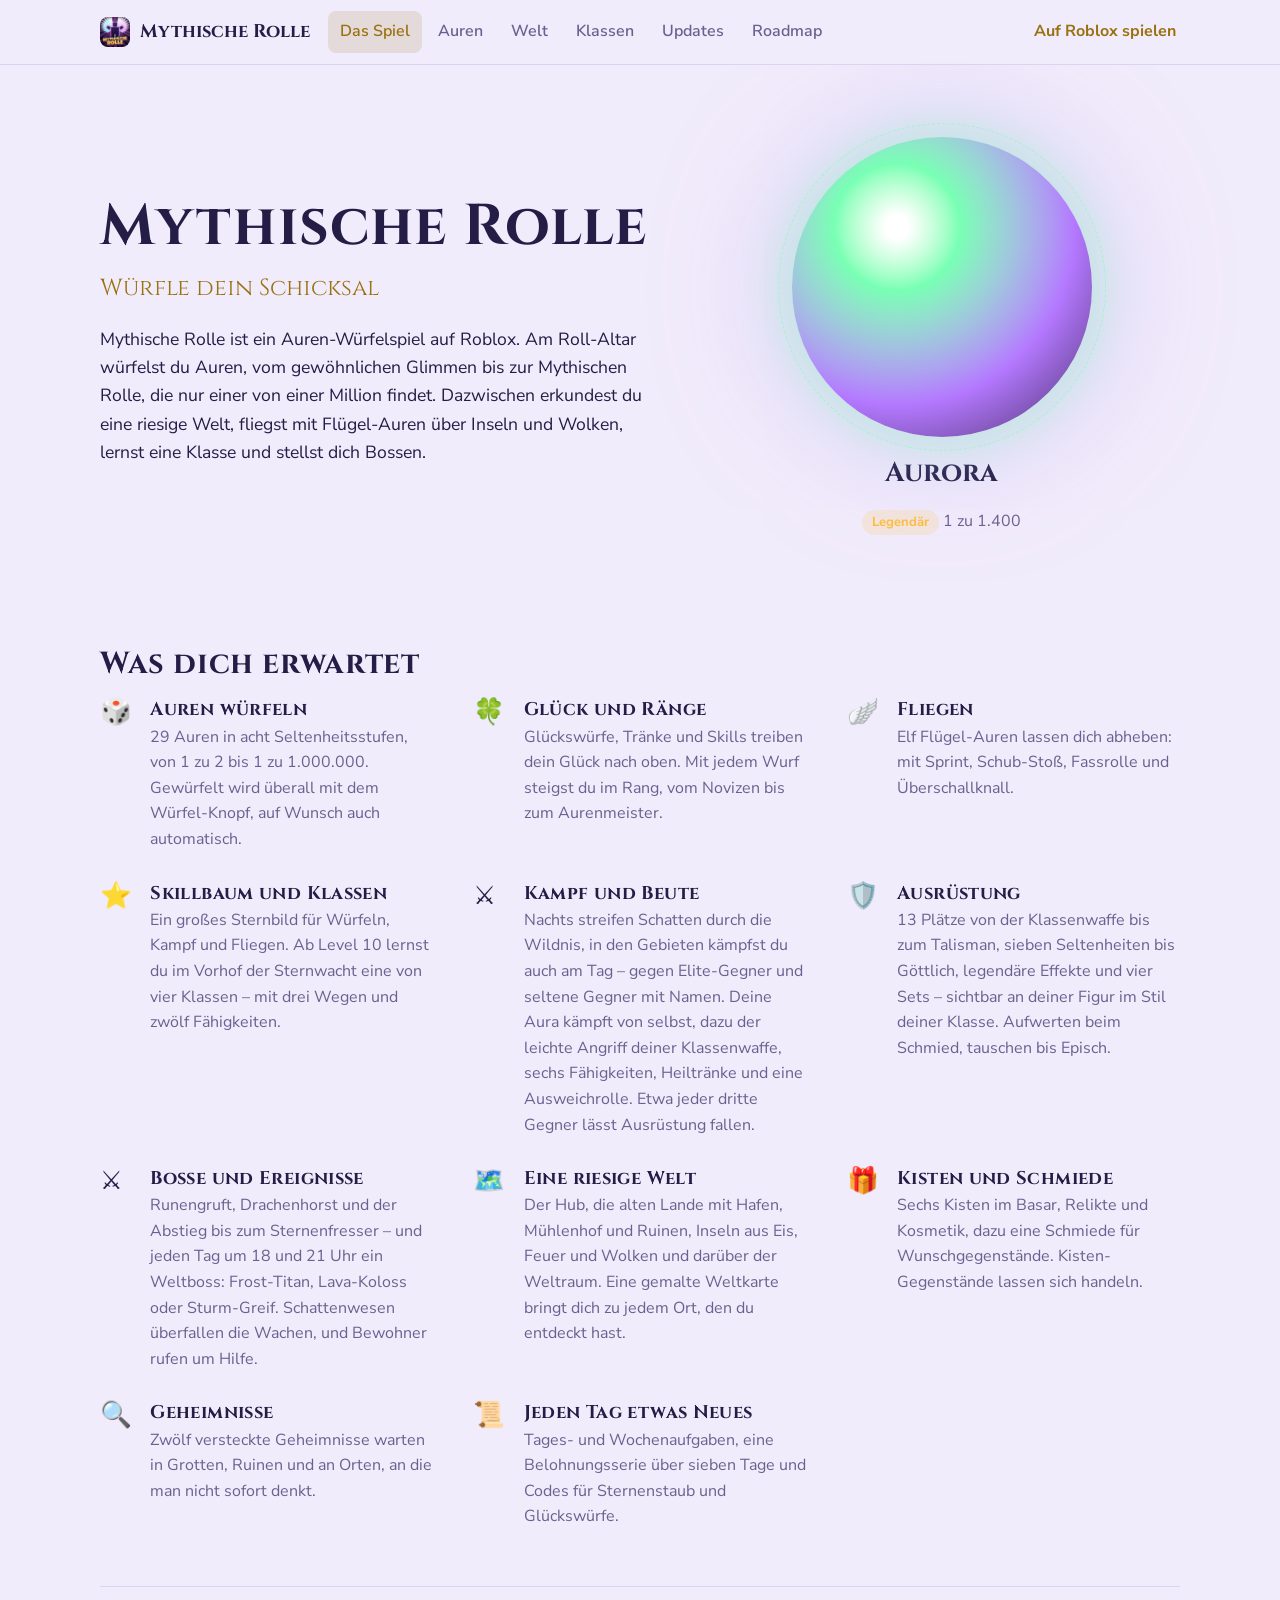
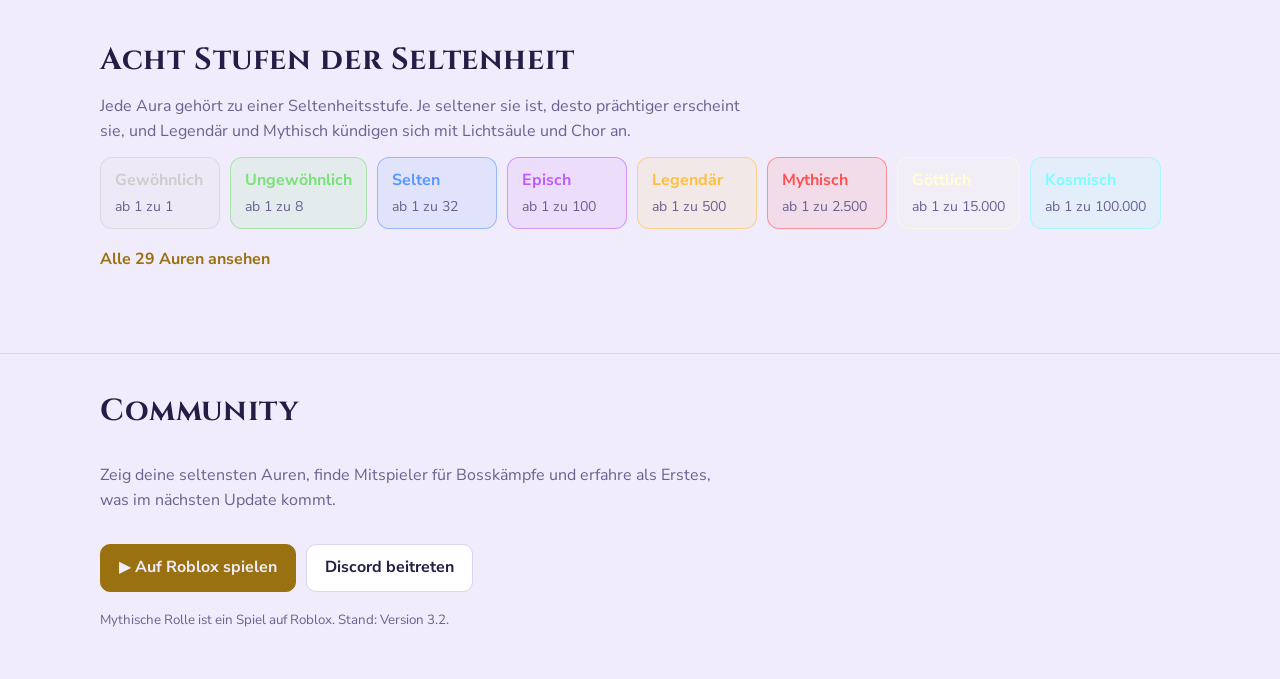
<file: index.html>
<!doctype html>
<html lang="de">
<head>
<meta charset="utf-8">
<meta name="viewport" content="width=device-width, initial-scale=1, viewport-fit=cover">
<title>Mythische Rolle – Würfle dein Schicksal</title>
<meta name="description" content="Mythische Rolle ist ein Auren-Würfelspiel auf Roblox: 29 Auren, eine riesige Welt, Flügel, Klassen und Bosse.">
<meta property="og:title" content="Mythische Rolle – Würfle dein Schicksal">
<meta property="og:description" content="Ein Auren-Würfelspiel auf Roblox: 29 Auren, eine riesige Welt, Flügel, Klassen und Bosse.">
<meta property="og:type" content="website">
<meta name="theme-color" content="#141029">
<link rel="icon" href="data:image/svg+xml,<svg xmlns='http://www.w3.org/2000/svg' viewBox='0 0 100 100'><text y='.9em' font-size='90'>🎲</text></svg>">
<link rel="preconnect" href="https://fonts.googleapis.com">
<link rel="preconnect" href="https://fonts.gstatic.com" crossorigin>
<link href="https://fonts.googleapis.com/css2?family=Cinzel:wght@500;700&family=Nunito+Sans:wght@400;600;700&display=swap" rel="stylesheet">
<link rel="stylesheet" href="style.css">
<style>
.held { display: grid; grid-template-columns: minmax(0, 1fr); gap: 32px; align-items: center; padding: 56px 0 40px; }
@media (min-width: 900px) { .held { grid-template-columns: minmax(0, 1.15fr) minmax(0, 1fr); gap: 56px; padding: 72px 0 56px; } }
.held .motto { font-family: "Cinzel", Georgia, serif; color: var(--gold); font-size: clamp(1.1rem, 2.4vw, 1.45rem); margin: 10px 0 18px; }
.held .einleitung { font-size: 1.1rem; max-width: 56ch; }
.orakel { display: grid; justify-items: center; gap: 14px; text-align: center; }
.kugel { width: min(300px, 70vw); aspect-ratio: 1; border-radius: 50%; position: relative;
  background: radial-gradient(circle at 35% 30%, #fff 0 4%, var(--k1) 22%, var(--k2) 62%, color-mix(in srgb, var(--k2) 40%, #000) 100%);
  box-shadow: 0 0 60px color-mix(in srgb, var(--k1) 55%, transparent), 0 0 140px color-mix(in srgb, var(--k2) 35%, transparent);
  transition: background .9s ease, box-shadow .9s ease; --k1: #e8c46a; --k2: #7e5bd6; }
.kugel::after { content: ""; position: absolute; inset: -14px; border-radius: 50%; border: 1px dashed color-mix(in srgb, var(--k1) 60%, transparent); animation: kreisen 30s linear infinite; }
@keyframes kreisen { to { transform: rotate(360deg); } }
.orakel .auraname { font-family: "Cinzel", Georgia, serif; font-size: 1.7rem; font-weight: 700; min-height: 1.3em; }
.orakel .auraname.neu { animation: enthuellen .7s ease; }
@keyframes enthuellen { from { opacity: 0; transform: translateY(8px); letter-spacing: .3em; } to { opacity: 1; transform: none; } }
.orakel .wert { color: var(--leise); }
.features { display: grid; grid-template-columns: minmax(0, 1fr); gap: 28px 40px; }
@media (min-width: 720px) { .features { grid-template-columns: repeat(2, minmax(0, 1fr)); } }
@media (min-width: 1000px) { .features { grid-template-columns: repeat(3, minmax(0, 1fr)); } }
.feature { display: grid; grid-template-columns: 2.4rem minmax(0, 1fr); gap: 4px 12px; }
.feature .sym { font-size: 1.6rem; line-height: 1.2; }
.feature h3 { margin: 2px 0 4px; }
.feature p { color: var(--leise); margin: 0; }
.leiter { display: flex; flex-wrap: wrap; gap: 10px; margin: 8px 0 18px; }
.sprosse { display: grid; gap: 2px; padding: 10px 14px; border-radius: 12px; border: 1.5px solid color-mix(in srgb, var(--farbe) 55%, transparent); background: color-mix(in srgb, var(--farbe) 10%, transparent); min-width: 120px; }
.sprosse b { color: var(--farbe); font-size: 1rem; }
.sprosse span { color: var(--leise); font-size: .88rem; }
.weiter { font-weight: 700; color: var(--gold); text-decoration: none; }
.weiter:hover { text-decoration: underline; }
</style>
</head>
<body>
<div id="kopf"></div>
<main class="breite">
  <section class="held">
    <div>
      <h1>Mythische Rolle</h1>
      <p class="motto" id="motto"></p>
      <p class="einleitung" id="einleitung"></p>
    </div>
    <div class="orakel" aria-live="polite">
      <div class="kugel" id="kugel" role="img" aria-label="Aura-Kugel"></div>
      <div class="auraname" id="auraname"></div>
      <div class="wert"><span class="chip" id="aurastufe"></span> <span id="auraquote"></span></div>
    </div>
  </section>

  <section class="abschnitt" aria-labelledby="f-titel">
    <h2 id="f-titel">Was dich erwartet</h2>
    <div class="features" id="features"></div>
  </section>

  <section class="abschnitt" aria-labelledby="s-titel">
    <h2 id="s-titel">Acht Stufen der Seltenheit</h2>
    <p class="leise text">Jede Aura gehört zu einer Seltenheitsstufe. Je seltener sie ist, desto prächtiger erscheint sie, und Legendär und Mythisch kündigen sich mit Lichtsäule und Chor an.</p>
    <div class="leiter" id="leiter"></div>
    <a class="weiter" href="auren.html">Alle 29 Auren ansehen</a>
  </section>
</main>
<div id="fuss"></div>

<script src="daten/spiel.js"></script>
<script src="daten/auren.js"></script>
<script src="seite.js"></script>
<script>
(function () {
  var MR = window.MR;
  document.getElementById("motto").textContent = MR.spiel.motto;
  document.getElementById("einleitung").textContent = MR.spiel.einleitung;

  var fbox = document.getElementById("features");
  MR.spiel.features.forEach(function (f) {
    var d = MR.el("div", "feature");
    d.appendChild(MR.el("span", "sym", f.symbol));
    var t = MR.el("div");
    t.appendChild(MR.el("h3", null, f.titel));
    t.appendChild(MR.el("p", null, f.text));
    d.appendChild(t);
    fbox.appendChild(d);
  });

  var leiter = document.getElementById("leiter");
  MR.auren.stufen.forEach(function (s) {
    var d = MR.el("div", "sprosse");
    d.style.setProperty("--farbe", MR.rgb(s.farbe));
    d.appendChild(MR.el("b", null, s.name));
    d.appendChild(MR.el("span", null, s.min === 1 ? "ab 1 zu 1" : "ab 1 zu " + MR.zahl(s.min)));
    leiter.appendChild(d);
  });

  // Aura-Orakel: enthüllt nacheinander echte Auren in ihren Spielfarben
  var auswahl = ["Aurora", "Drachenatem", "Sternenherz", "Kosmos", "Mythische Rolle", "Glimmen", "Mondlicht", "Sturmläufer"];
  var liste = auswahl.map(function (n) { return MR.auren.liste.filter(function (a) { return a.name === n; })[0]; }).filter(Boolean);
  var stufen = {};
  MR.auren.stufen.forEach(function (s) { stufen[s.name] = s; });
  var kugel = document.getElementById("kugel"), name = document.getElementById("auraname");
  var chip = document.getElementById("aurastufe"), quote = document.getElementById("auraquote");
  var i = 0;
  function zeigen() {
    var a = liste[i % liste.length];
    kugel.style.setProperty("--k1", MR.rgb(a.farbe));
    kugel.style.setProperty("--k2", MR.rgb(a.farbe2));
    kugel.setAttribute("aria-label", "Aura " + a.name);
    name.textContent = a.name;
    name.classList.remove("neu"); void name.offsetWidth; name.classList.add("neu");
    chip.textContent = a.stufe;
    chip.style.setProperty("--farbe", MR.rgb(stufen[a.stufe].farbe));
    quote.textContent = "1 zu " + MR.zahl(a.chance);
    i += 1;
  }
  zeigen();
  setInterval(zeigen, 3200);
})();
</script>
</body>
</html>
</file>
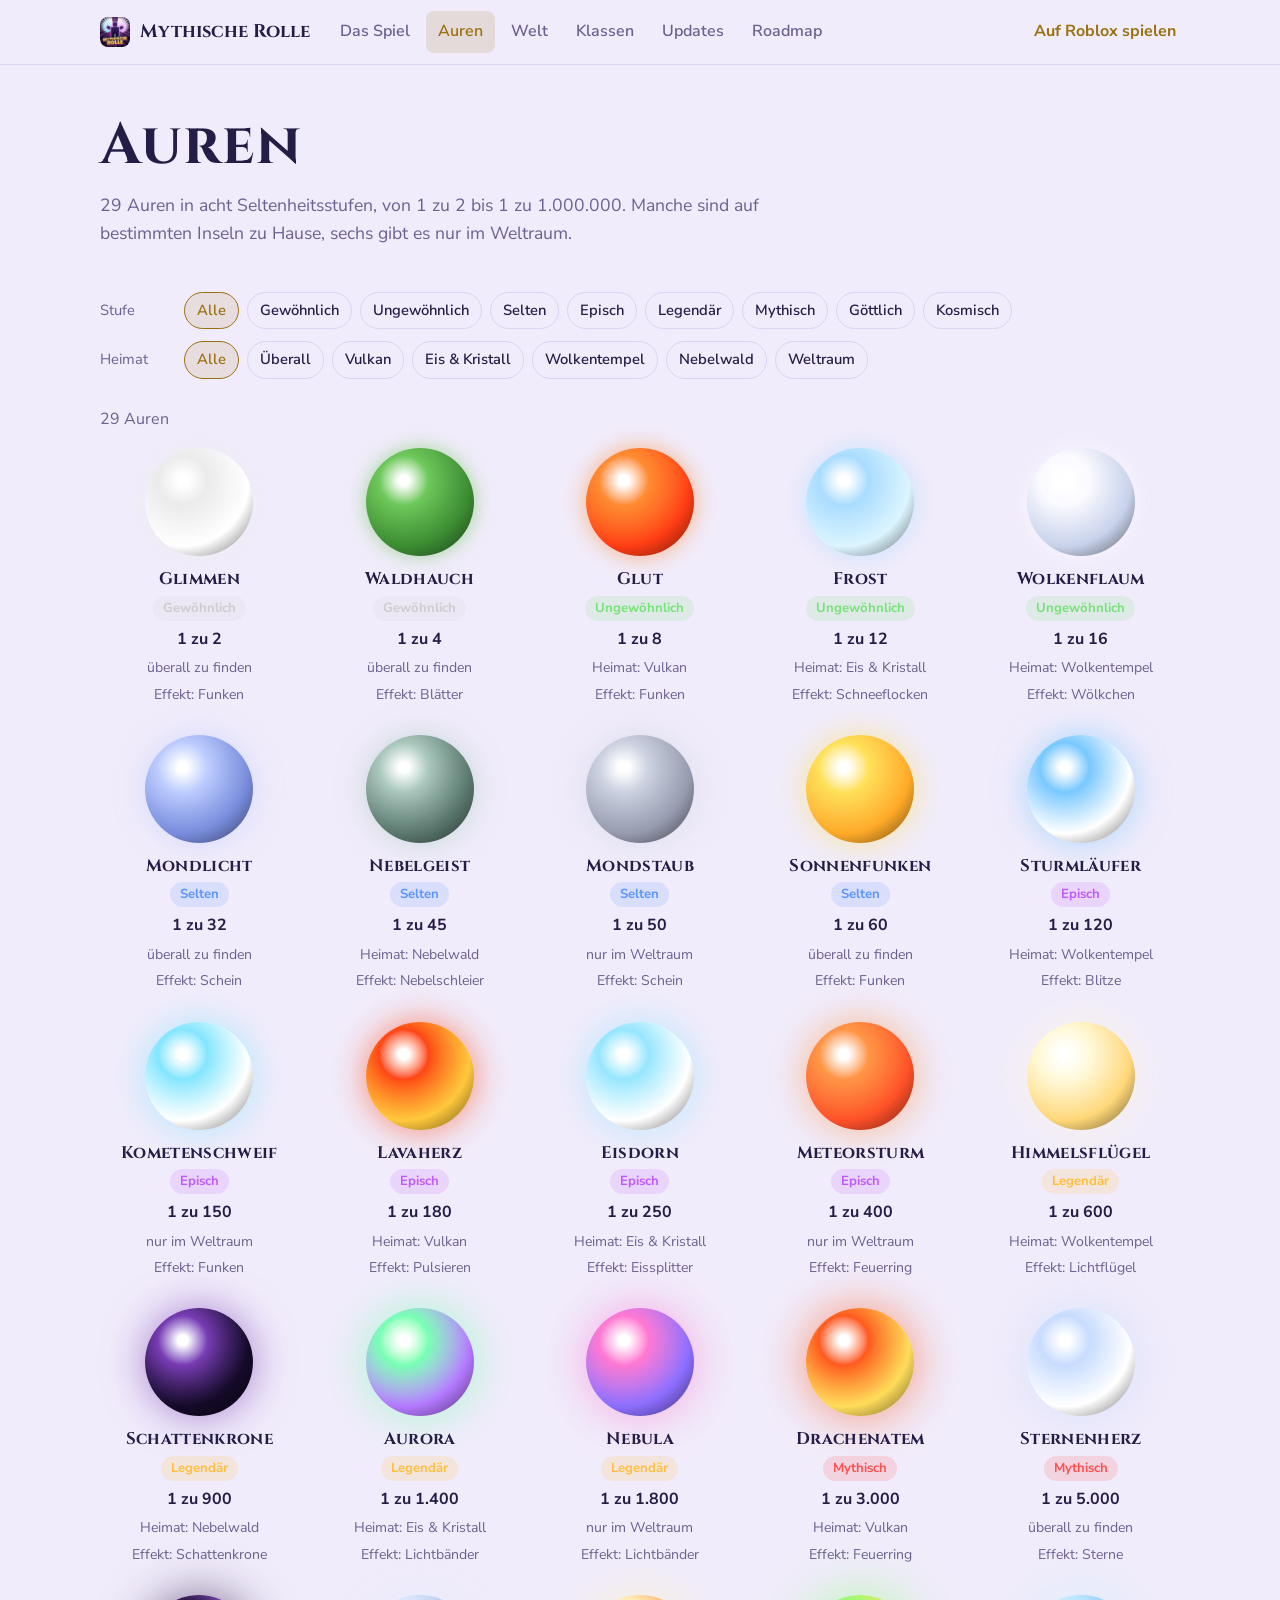
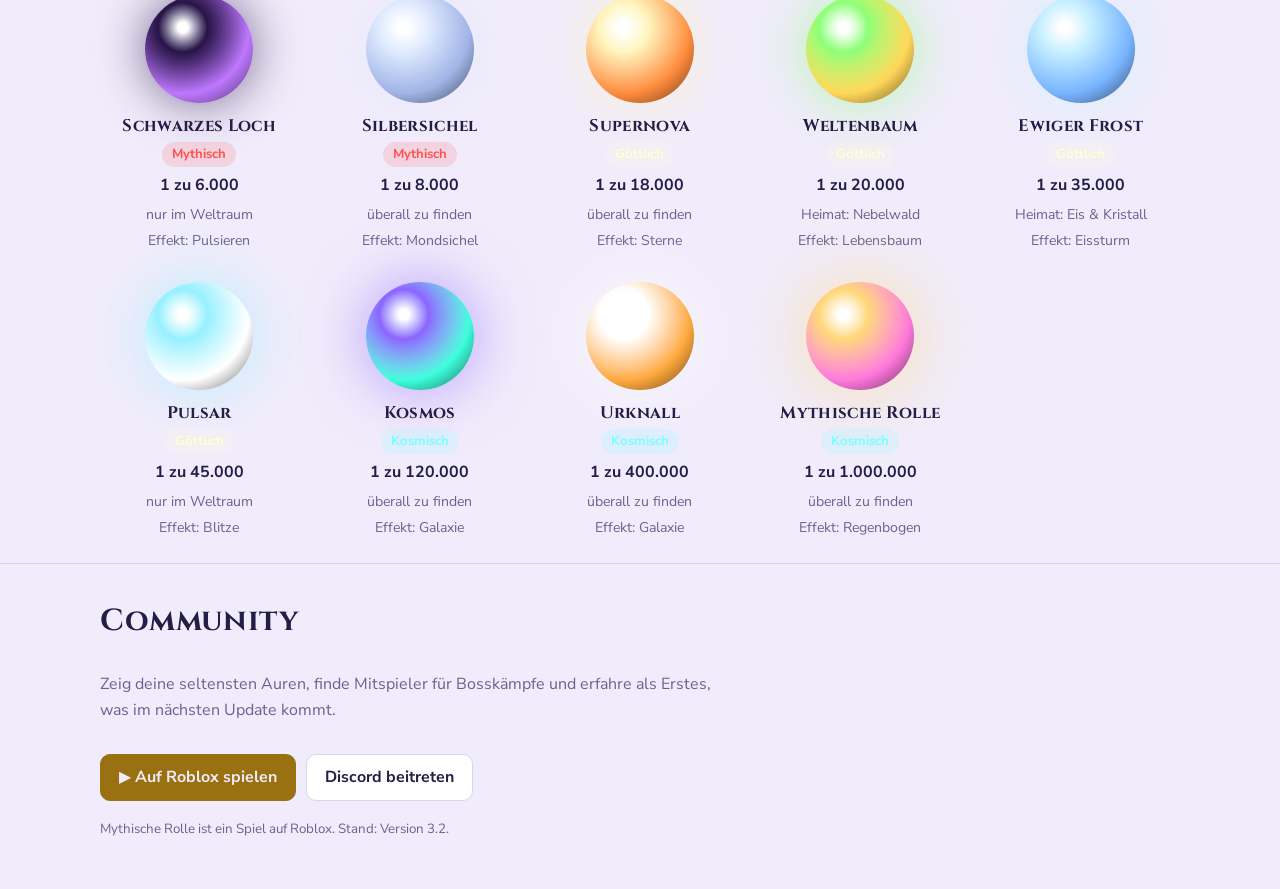
<file: auren.html>
<!doctype html>
<html lang="de">
<head>
<meta charset="utf-8">
<meta name="viewport" content="width=device-width, initial-scale=1, viewport-fit=cover">
<title>Auren – Mythische Rolle</title>
<meta name="description" content="Alle 29 Auren aus Mythische Rolle mit Seltenheit, Wahrscheinlichkeit und Heimat.">
<meta property="og:title" content="Alle Auren – Mythische Rolle">
<meta property="og:description" content="29 Auren in acht Seltenheitsstufen, von 1 zu 2 bis 1 zu 1.000.000.">
<meta name="theme-color" content="#141029">
<link rel="icon" href="data:image/svg+xml,<svg xmlns='http://www.w3.org/2000/svg' viewBox='0 0 100 100'><text y='.9em' font-size='90'>🎲</text></svg>">
<link rel="preconnect" href="https://fonts.googleapis.com">
<link rel="preconnect" href="https://fonts.gstatic.com" crossorigin>
<link href="https://fonts.googleapis.com/css2?family=Cinzel:wght@500;700&family=Nunito+Sans:wght@400;600;700&display=swap" rel="stylesheet">
<link rel="stylesheet" href="style.css">
<style>
.filter { display: grid; gap: 12px; margin: 8px 0 28px; }
.filterreihe { display: flex; flex-wrap: wrap; gap: 8px; align-items: center; }
.filterreihe .bez { color: var(--leise); font-size: .92rem; margin-right: 4px; min-width: 4.5rem; }
.filterknopf { font: inherit; font-weight: 600; font-size: .92rem; padding: 6px 12px; border-radius: 999px; border: 1.5px solid var(--linie); background: transparent; color: var(--text); cursor: pointer; }
.filterknopf[aria-pressed="true"] { border-color: var(--farbe, var(--gold)); color: var(--farbe, var(--gold)); background: color-mix(in srgb, var(--farbe, var(--gold)) 12%, transparent); }
.galerie { display: grid; grid-template-columns: repeat(auto-fill, minmax(190px, 1fr)); gap: 30px 22px; }
.aura { display: grid; justify-items: center; text-align: center; gap: 6px; }
.aura .kugel { width: 108px; aspect-ratio: 1; border-radius: 50%; margin-bottom: 8px;
  background: radial-gradient(circle at 35% 30%, #fff 0 5%, var(--k1) 24%, var(--k2) 64%, color-mix(in srgb, var(--k2) 40%, #000) 100%);
  box-shadow: 0 0 calc(var(--glanz) * 1px) color-mix(in srgb, var(--k1) 60%, transparent); }
.aura h3 { margin: 0; font-size: 1.05rem; }
.aura .quote { font-variant-numeric: tabular-nums; font-weight: 700; }
.aura .info { color: var(--leise); font-size: .88rem; line-height: 1.45; }
.anzahl { color: var(--leise); margin-bottom: 16px; }
.leer { color: var(--leise); padding: 24px 0; }
</style>
</head>
<body>
<div id="kopf"></div>
<main class="breite">
  <section class="kopfbereich">
    <h1>Auren</h1>
    <p>29 Auren in acht Seltenheitsstufen, von 1 zu 2 bis 1 zu 1.000.000. Manche sind auf bestimmten Inseln zu Hause, sechs gibt es nur im Weltraum.</p>
  </section>
  <section aria-label="Filter" class="filter">
    <div class="filterreihe" id="stufenfilter"><span class="bez">Stufe</span></div>
    <div class="filterreihe" id="heimatfilter"><span class="bez">Heimat</span></div>
  </section>
  <p class="anzahl" id="anzahl" aria-live="polite"></p>
  <section class="galerie" id="galerie" aria-label="Auren"></section>
</main>
<div id="fuss"></div>

<script src="daten/spiel.js"></script>
<script src="daten/auren.js"></script>
<script src="seite.js"></script>
<script>
(function () {
  var MR = window.MR;
  var stufen = {};
  MR.auren.stufen.forEach(function (s) { stufen[s.name] = s; });
  var wahlStufe = "Alle", wahlHeimat = "Alle";

  function knopf(text, farbe, aktiv, beiKlick) {
    var b = MR.el("button", "filterknopf", text);
    b.type = "button";
    if (farbe) b.style.setProperty("--farbe", farbe);
    b.setAttribute("aria-pressed", aktiv ? "true" : "false");
    b.addEventListener("click", beiKlick);
    return b;
  }
  function filterBauen() {
    var sf = document.getElementById("stufenfilter");
    var hf = document.getElementById("heimatfilter");
    while (sf.children.length > 1) sf.removeChild(sf.lastChild);
    while (hf.children.length > 1) hf.removeChild(hf.lastChild);
    ["Alle"].concat(MR.auren.stufen.map(function (s) { return s.name; })).forEach(function (n) {
      sf.appendChild(knopf(n, n === "Alle" ? null : MR.rgb(stufen[n].farbe), wahlStufe === n, function () { wahlStufe = n; filterBauen(); zeigen(); }));
    });
    var heimaten = ["Alle"];
    MR.auren.liste.forEach(function (a) { if (heimaten.indexOf(a.biom) === -1) heimaten.push(a.biom); });
    heimaten.forEach(function (h) {
      hf.appendChild(knopf(h === "überall" ? "Überall" : h, null, wahlHeimat === h, function () { wahlHeimat = h; filterBauen(); zeigen(); }));
    });
  }
  function zeigen() {
    var g = document.getElementById("galerie");
    while (g.firstChild) g.removeChild(g.firstChild);
    var liste = MR.auren.liste.slice().sort(function (a, b) { return a.chance - b.chance; }).filter(function (a) {
      return (wahlStufe === "Alle" || a.stufe === wahlStufe) && (wahlHeimat === "Alle" || a.biom === wahlHeimat);
    });
    document.getElementById("anzahl").textContent = liste.length === 1 ? "1 Aura" : liste.length + " Auren";
    if (!liste.length) { g.appendChild(MR.el("p", "leer", "Keine Aura passt zu diesem Filter. Wähle eine andere Stufe oder Heimat.")); return; }
    liste.forEach(function (a) {
      var d = MR.el("article", "aura");
      var k = MR.el("div", "kugel");
      k.style.setProperty("--k1", MR.rgb(a.farbe));
      k.style.setProperty("--k2", MR.rgb(a.farbe2));
      k.style.setProperty("--glanz", String(Math.min(70, 14 + Math.log10(a.chance) * 9)));
      k.setAttribute("aria-hidden", "true");
      d.appendChild(k);
      d.appendChild(MR.el("h3", null, a.name));
      var c = MR.el("span", "chip", a.stufe);
      c.style.setProperty("--farbe", MR.rgb(stufen[a.stufe].farbe));
      d.appendChild(c);
      d.appendChild(MR.el("div", "quote", "1 zu " + MR.zahl(a.chance)));
      var heimat = a.nurBiom ? "nur im " + a.biom : (a.biom === "überall" ? "überall zu finden" : "Heimat: " + a.biom);
      d.appendChild(MR.el("div", "info", heimat));
      d.appendChild(MR.el("div", "info", "Effekt: " + a.effekt));
      g.appendChild(d);
    });
  }
  filterBauen();
  zeigen();
})();
</script>
</body>
</html>
</file>
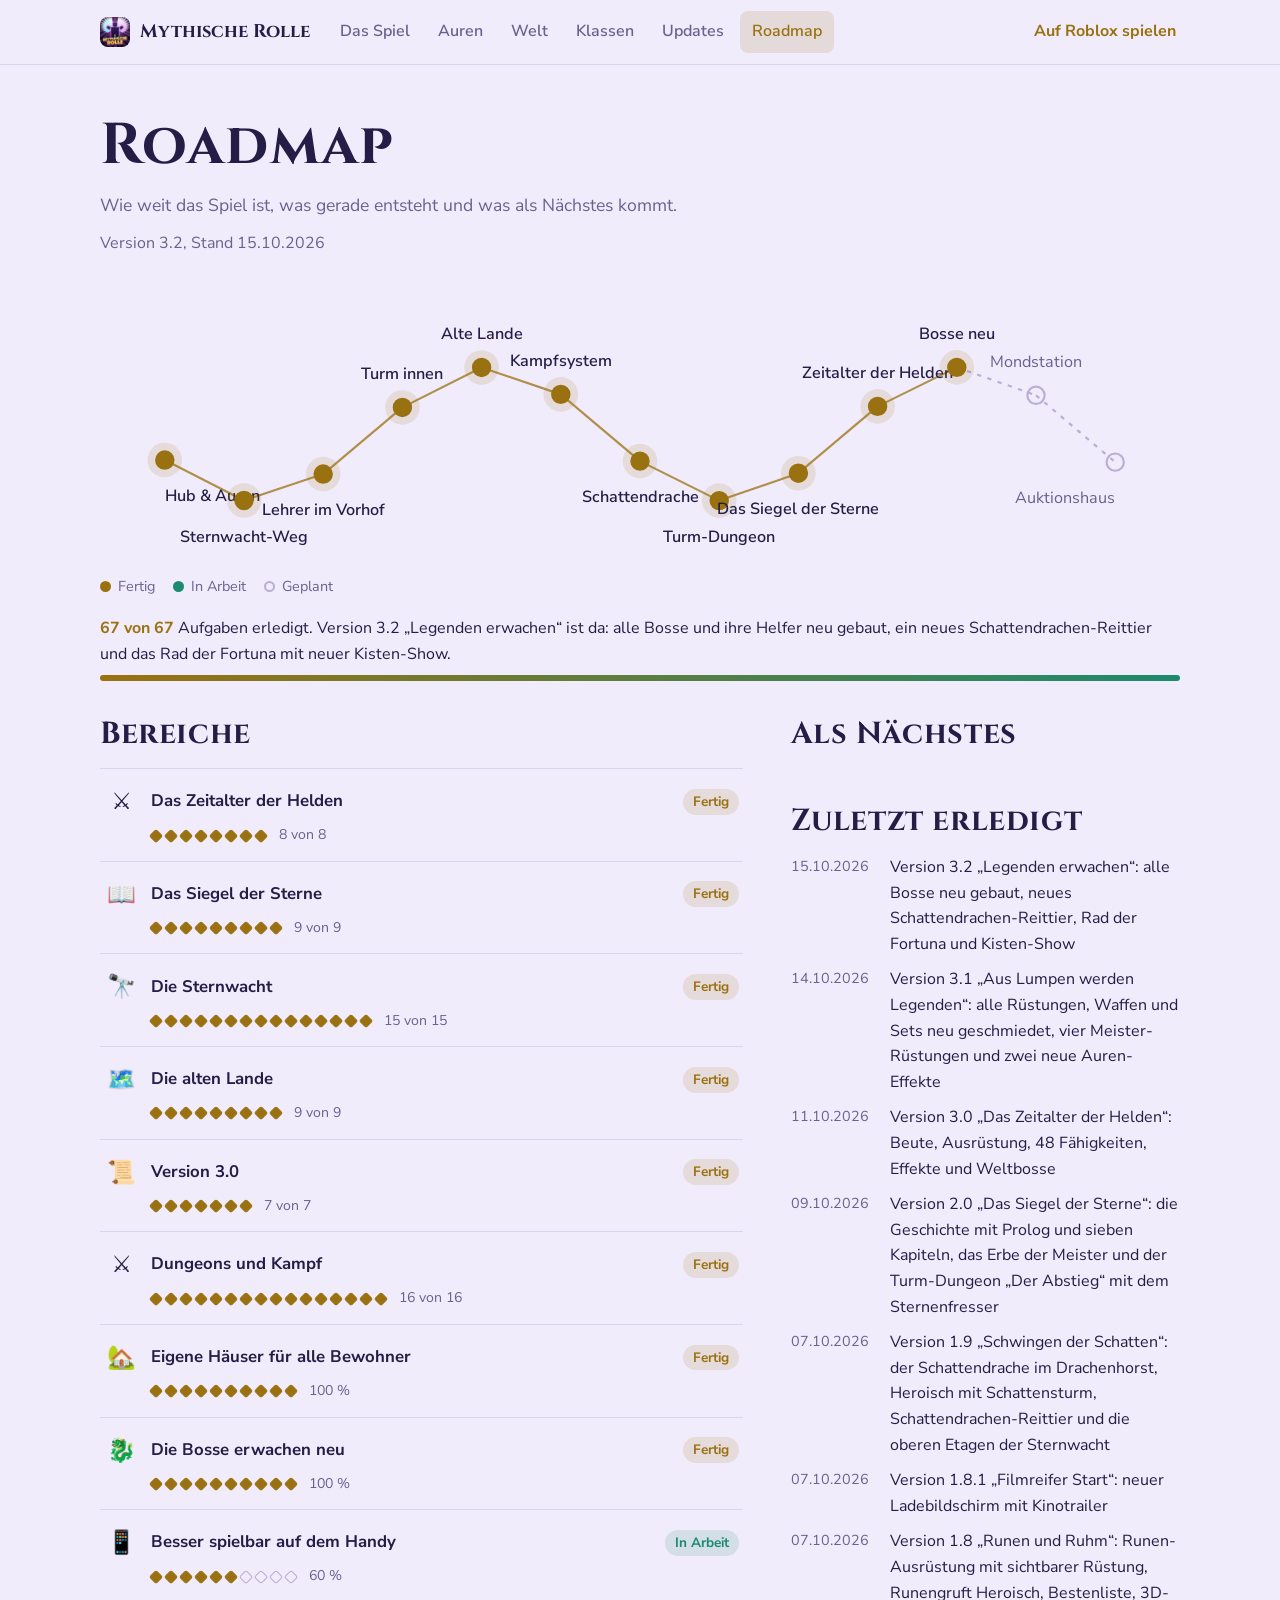
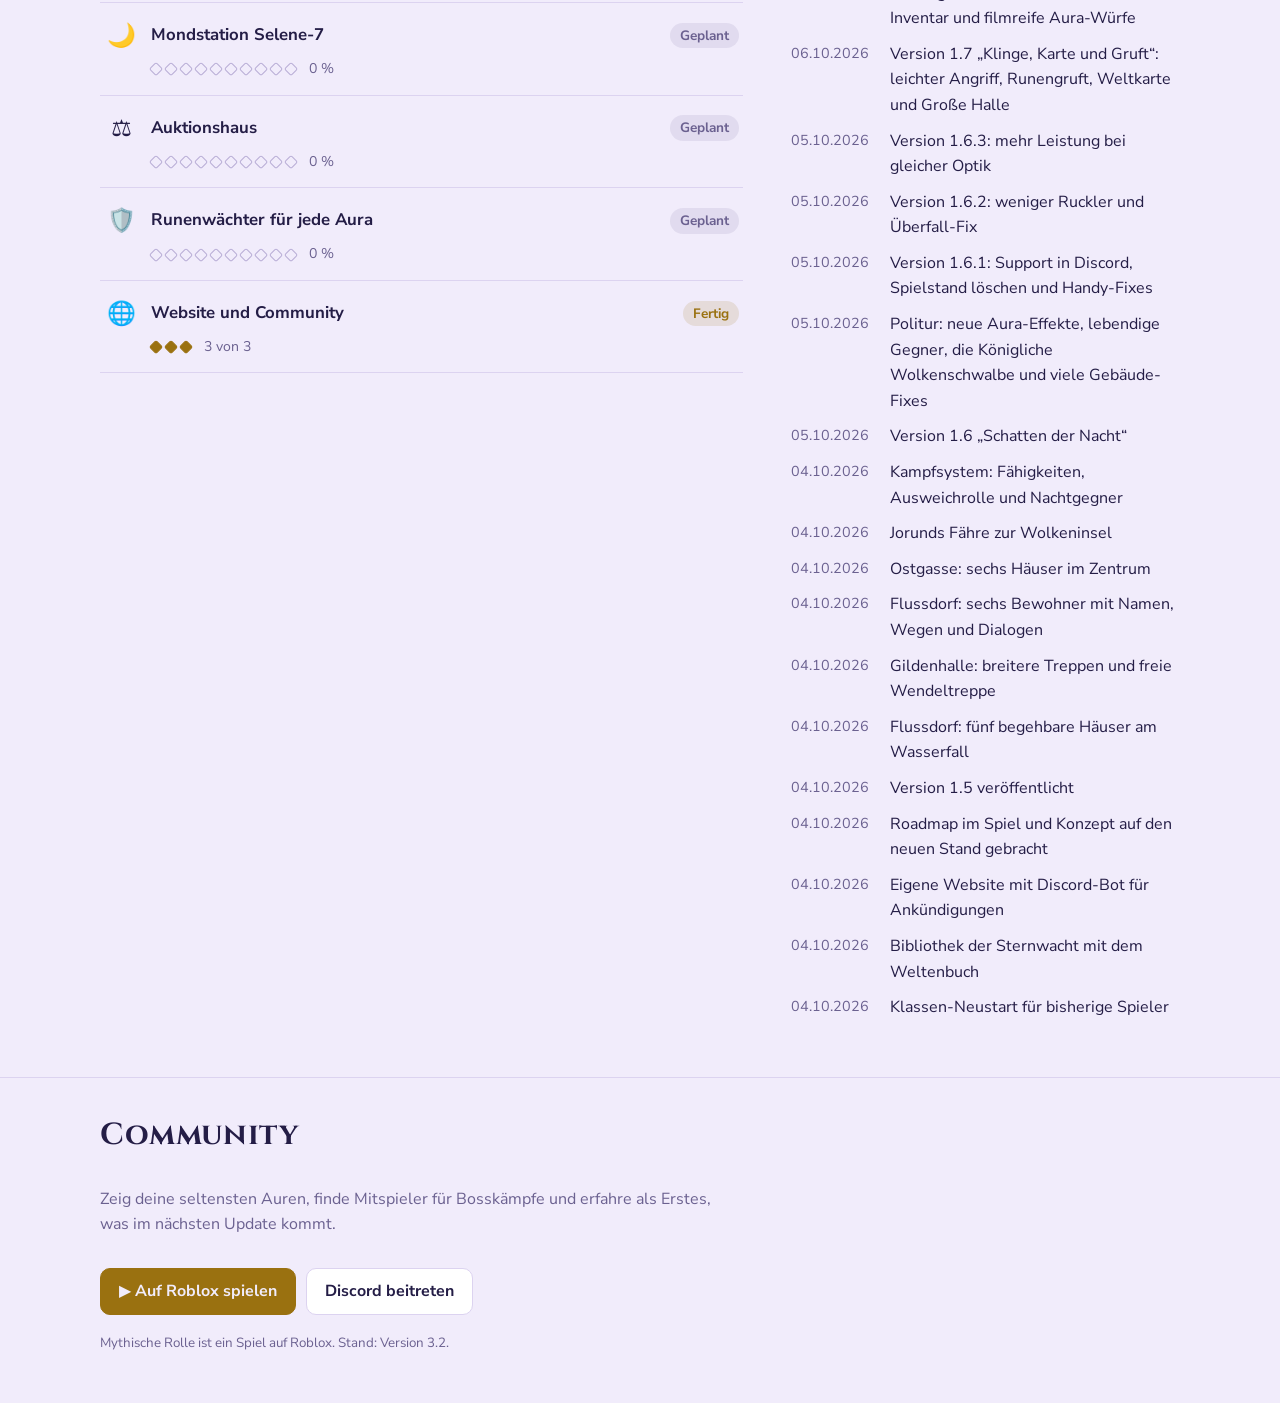
<file: roadmap.html>
<!doctype html>
<html lang="de">
<head>
<meta charset="utf-8">
<meta name="viewport" content="width=device-width, initial-scale=1, viewport-fit=cover">
<title>Roadmap – Mythische Rolle</title>
<meta name="description" content="Wie weit Mythische Rolle ist: Meilensteine, Bereiche und was als Nächstes kommt.">
<meta property="og:title" content="Roadmap – Mythische Rolle">
<meta property="og:description" content="Meilensteine, Bereiche und was als Nächstes kommt.">
<meta name="theme-color" content="#141029">
<link rel="icon" href="data:image/svg+xml,<svg xmlns='http://www.w3.org/2000/svg' viewBox='0 0 100 100'><text y='.9em' font-size='90'>🎲</text></svg>">
<link rel="preconnect" href="https://fonts.googleapis.com">
<link rel="preconnect" href="https://fonts.gstatic.com" crossorigin>
<link href="https://fonts.googleapis.com/css2?family=Cinzel:wght@500;700&family=Nunito+Sans:wght@400;600;700&display=swap" rel="stylesheet">
<link rel="stylesheet" href="style.css">
<style>
.stand { color: var(--leise); margin-top: 6px; }
.sternbild { margin: 18px 0 8px; }
.sternbild svg { display: block; width: 100%; height: auto; overflow: visible; }
.sternbild .verbindung { stroke: var(--stern-aus); stroke-width: 2; stroke-dasharray: 4 6; fill: none; }
.sternbild .verbindung.an { stroke: var(--gold); stroke-dasharray: none; opacity: .75; }
.sternbild .stern { fill: transparent; stroke: var(--stern-aus); stroke-width: 2; }
.sternbild .stern.fertig { fill: var(--gold); stroke: var(--gold); }
.sternbild .stern.aktiv { fill: var(--nordlicht); stroke: var(--nordlicht); }
.sternbild .hof { fill: var(--gold-glanz); }
.sternbild .hof.aktiv { fill: color-mix(in srgb, var(--nordlicht) 22%, transparent); transform-box: fill-box; transform-origin: center; animation: hof 2.8s ease-in-out infinite; }
@keyframes hof { 0%, 100% { transform: scale(1); opacity: .9; } 50% { transform: scale(1.45); opacity: .35; } }
.sternbild text { fill: var(--text); font-family: "Nunito Sans", system-ui, sans-serif; font-size: 15px; font-weight: 600; }
.sternbild text.geplant { fill: var(--leise); font-weight: 400; }
.legende { display: flex; flex-wrap: wrap; gap: 6px 18px; color: var(--leise); font-size: .9rem; margin-top: 6px; }
.legende span { display: inline-flex; align-items: center; gap: 7px; }
.legende i { width: 11px; height: 11px; border-radius: 50%; display: inline-block; border: 2px solid var(--stern-aus); }
.legende i.fertig { background: var(--gold); border-color: var(--gold); }
.legende i.aktiv { background: var(--nordlicht); border-color: var(--nordlicht); }
.gesamt { margin: 18px 0 36px; }
.gesamt p { margin: 0 0 8px; }
.gesamt strong { color: var(--gold); }
.balken { height: 6px; border-radius: 3px; background: var(--linie); overflow: hidden; }
.balken > span { display: block; height: 100%; background: linear-gradient(90deg, var(--gold), var(--nordlicht)); width: 0; transition: width .8s ease; }
.rm-raster { display: grid; grid-template-columns: minmax(0, 1fr); gap: 36px; padding-bottom: 32px; }
@media (min-width: 900px) { .rm-raster { grid-template-columns: minmax(0, 1.65fr) minmax(0, 1fr); gap: 48px; } }
.bereich { border-top: 1px solid var(--linie); }
.bereich:last-child { border-bottom: 1px solid var(--linie); }
.bereich summary { list-style: none; cursor: pointer; display: grid; grid-template-columns: 2.2rem minmax(0, 1fr) auto; gap: 4px 12px; align-items: center; padding: 14px 4px; }
.bereich summary::-webkit-details-marker { display: none; }
.bereich .symbol { font-size: 1.45rem; text-align: center; }
.bereich .titel { font-weight: 700; font-size: 1.05rem; }
.status { font-size: .85rem; font-weight: 700; padding: 2px 10px; border-radius: 999px; white-space: nowrap; }
.status.fertig { color: var(--gold); background: var(--gold-glanz); }
.status.inarbeit { color: var(--nordlicht); background: color-mix(in srgb, var(--nordlicht) 14%, transparent); }
.status.geplant { color: var(--leise); background: color-mix(in srgb, var(--leise) 12%, transparent); }
.runen { grid-column: 2 / 4; display: flex; flex-wrap: wrap; align-items: center; gap: 5px; }
.rune { width: 10px; height: 10px; transform: rotate(45deg); border: 1.5px solid var(--stern-aus); border-radius: 2px; }
.rune.an { background: var(--gold); border-color: var(--gold); }
.prozent { color: var(--leise); font-size: .88rem; margin-left: 8px; }
.inhalt { padding: 0 4px 18px calc(2.2rem + 16px); }
.inhalt p { margin: 0 0 10px; color: var(--leise); max-width: 62ch; }
.inhalt ul { list-style: none; margin: 0; padding: 0; display: grid; gap: 6px; }
.inhalt li { display: grid; grid-template-columns: 1.3rem minmax(0, 1fr); gap: 6px; }
.inhalt li::before { content: "○"; color: var(--stern-aus); }
.inhalt li.erledigt::before { content: "✓"; color: var(--gold); font-weight: 700; }
.inhalt li.erledigt { color: var(--leise); }
.spalte section + section { margin-top: 36px; }
.warteschlange { counter-reset: schritt; list-style: none; margin: 0; padding: 0; display: grid; gap: 4px; }
.warteschlange li { counter-increment: schritt; display: grid; grid-template-columns: 2rem minmax(0, 1fr); gap: 10px; align-items: baseline; padding: 8px 0; border-bottom: 1px dashed var(--linie); }
.warteschlange li::before { content: counter(schritt); font-family: "Cinzel", Georgia, serif; font-weight: 700; color: var(--gold); font-size: 1.15rem; text-align: center; }
.warteschlange li:first-child { font-weight: 700; }
.verlauf { list-style: none; margin: 0; padding: 0; display: grid; gap: 10px; }
.verlauf li { display: grid; grid-template-columns: 5.6rem minmax(0, 1fr); gap: 10px; }
.verlauf time { color: var(--leise); font-size: .9rem; font-variant-numeric: tabular-nums; }
</style>
</head>
<body>
<div id="kopf"></div>
<main class="breite">
  <section class="kopfbereich">
    <h1>Roadmap</h1>
    <p>Wie weit das Spiel ist, was gerade entsteht und was als Nächstes kommt.</p>
    <div class="stand" id="stand"></div>
  </section>
  <section class="sternbild" aria-label="Meilensteine">
    <div id="sternbild"></div>
    <div class="legende" aria-hidden="true">
      <span><i class="fertig"></i>Fertig</span>
      <span><i class="aktiv"></i>In Arbeit</span>
      <span><i></i>Geplant</span>
    </div>
  </section>
  <section class="gesamt" aria-live="polite">
    <p id="gesamttext"></p>
    <div class="balken" role="presentation"><span id="gesamtbalken"></span></div>
  </section>
  <div class="rm-raster">
    <section aria-labelledby="b-titel">
      <h2 id="b-titel">Bereiche</h2>
      <div id="bereiche"></div>
    </section>
    <div class="spalte">
      <section aria-labelledby="n-titel">
        <h2 id="n-titel">Als Nächstes</h2>
        <ol class="warteschlange" id="naechste"></ol>
      </section>
      <section aria-labelledby="z-titel">
        <h2 id="z-titel">Zuletzt erledigt</h2>
        <ul class="verlauf" id="zuletzt"></ul>
      </section>
    </div>
  </div>
</main>
<div id="fuss"></div>

<script src="daten/spiel.js"></script>
<script src="daten/roadmap.js"></script>
<script src="seite.js"></script>
<script>
(function () {
  var MR = window.MR, R = MR.roadmap || {};
  var meta = R.meta || {}, bereiche = R.bereiche || [];
  function statusKlasse(s) {
    s = String(s || "").toLowerCase();
    if (s.indexOf("fertig") === 0) return "fertig";
    if (s.indexOf("arbeit") !== -1 || s === "aktiv") return "inarbeit";
    return "geplant";
  }
  function fortschritt(b) {
    var p = Array.isArray(b.punkte) ? b.punkte : [];
    if (p.length) { var f = p.filter(function (x) { return x && x.erledigt; }).length; return { fertig: f, gesamt: p.length, prozent: Math.round(f / p.length * 100) }; }
    var w = Math.max(0, Math.min(100, Number(b.fortschritt) || 0));
    return { fertig: null, gesamt: null, prozent: w };
  }
  document.getElementById("stand").textContent = "Version " + (meta.version || "–") + ", Stand " + (meta.datum || "–");

  var NS = "http://www.w3.org/2000/svg";
  function svgEl(tag, attrs) { var e = document.createElementNS(NS, tag); for (var k in attrs) e.setAttribute(k, attrs[k]); return e; }
  function sternbild() {
    var box = document.getElementById("sternbild");
    while (box.firstChild) box.removeChild(box.firstChild);
    var sterne = meta.sternbild || [];
    if (!sterne.length) return;
    var schmal = box.clientWidth < 640, n = sterne.length, pos = [], breite, hoehe;
    if (schmal) { breite = 340; hoehe = n * 64 + 30; for (var i = 0; i < n; i++) pos.push({ x: 48 + Math.sin(i * 1.1) * 22, y: 30 + i * 64 }); }
    else { breite = 1000; hoehe = 250; for (var j = 0; j < n; j++) pos.push({ x: 60 + j * (880 / Math.max(1, n - 1)), y: 125 + Math.sin(j * 1.05 + 0.4) * 62 }); }
    var svg = svgEl("svg", { viewBox: "0 0 " + breite + " " + hoehe, role: "img" });
    svg.setAttribute("aria-label", "Meilensteine: " + sterne.map(function (s) { return s.name + ": " + s.status; }).join(", "));
    for (var a = 0; a < n - 1; a++) {
      var an = statusKlasse(sterne[a].status) !== "geplant" && statusKlasse(sterne[a + 1].status) !== "geplant";
      svg.appendChild(svgEl("line", { x1: pos[a].x, y1: pos[a].y, x2: pos[a + 1].x, y2: pos[a + 1].y, "class": "verbindung" + (an ? " an" : "") }));
    }
    sterne.forEach(function (s, k) {
      var kl = statusKlasse(s.status), p = pos[k];
      if (kl !== "geplant") svg.appendChild(svgEl("circle", { cx: p.x, cy: p.y, r: kl === "inarbeit" ? 20 : 16, "class": "hof" + (kl === "inarbeit" ? " aktiv" : "") }));
      svg.appendChild(svgEl("circle", { cx: p.x, cy: p.y, r: 8, "class": "stern " + (kl === "inarbeit" ? "aktiv" : kl) }));
      var t = schmal ? svgEl("text", { x: p.x + 26, y: p.y + 5, "class": kl === "geplant" ? "geplant" : "" })
        : svgEl("text", { x: p.x, y: p.y < 125 ? p.y - 26 : p.y + 38, "text-anchor": k === 0 ? "start" : (k === n - 1 ? "end" : "middle"), "class": kl === "geplant" ? "geplant" : "" });
      t.textContent = s.name;
      svg.appendChild(t);
    });
    box.appendChild(svg);
  }

  var fertig = 0, gesamt = 0;
  bereiche.forEach(function (b) { var f = fortschritt(b); if (f.gesamt) { fertig += f.fertig; gesamt += f.gesamt; } });
  var gt = document.getElementById("gesamttext");
  gt.appendChild(MR.el("strong", null, fertig + " von " + gesamt));
  gt.appendChild(document.createTextNode(" Aufgaben erledigt" + (meta.zusammenfassung ? ". " + meta.zusammenfassung : ".")));
  document.getElementById("gesamtbalken").style.width = (gesamt ? Math.round(fertig / gesamt * 100) : 0) + "%";

  var bbox = document.getElementById("bereiche");
  bereiche.slice().sort(function (a, b) { return (a.reihenfolge || 0) - (b.reihenfolge || 0); }).forEach(function (b) {
    var d = MR.el("details", "bereich");
    var s = MR.el("summary");
    s.appendChild(MR.el("span", "symbol", b.symbol || "✦"));
    s.appendChild(MR.el("span", "titel", b.titel));
    s.appendChild(MR.el("span", "status " + statusKlasse(b.status), b.status));
    var runen = MR.el("span", "runen"), f = fortschritt(b);
    if (f.gesamt) {
      b.punkte.forEach(function (p) { runen.appendChild(MR.el("span", "rune" + (p.erledigt ? " an" : ""))); });
      runen.appendChild(MR.el("span", "prozent", f.fertig + " von " + f.gesamt));
    } else {
      for (var i = 0; i < 10; i++) runen.appendChild(MR.el("span", "rune" + (i < Math.round(f.prozent / 10) ? " an" : "")));
      runen.appendChild(MR.el("span", "prozent", f.prozent + " %"));
    }
    runen.setAttribute("aria-label", "Fortschritt " + f.prozent + " Prozent");
    s.appendChild(runen);
    d.appendChild(s);
    var inhalt = MR.el("div", "inhalt");
    if (b.beschreibung) inhalt.appendChild(MR.el("p", null, b.beschreibung));
    if (b.punkte && b.punkte.length) {
      var ul = MR.el("ul");
      b.punkte.forEach(function (p) { ul.appendChild(MR.el("li", p.erledigt ? "erledigt" : "", p.text)); });
      inhalt.appendChild(ul);
    }
    d.appendChild(inhalt);
    bbox.appendChild(d);
  });

  var nl = document.getElementById("naechste");
  (meta.naechste || []).forEach(function (t) { nl.appendChild(MR.el("li", null, t)); });
  var zl = document.getElementById("zuletzt");
  (meta.zuletzt || []).forEach(function (e) {
    var li = MR.el("li");
    li.appendChild(MR.el("time", null, e.datum));
    li.appendChild(MR.el("span", null, e.text));
    zl.appendChild(li);
  });

  sternbild();
  var timer = null;
  window.addEventListener("resize", function () { clearTimeout(timer); timer = setTimeout(sternbild, 150); });
})();
</script>
</body>
</html>
</file>
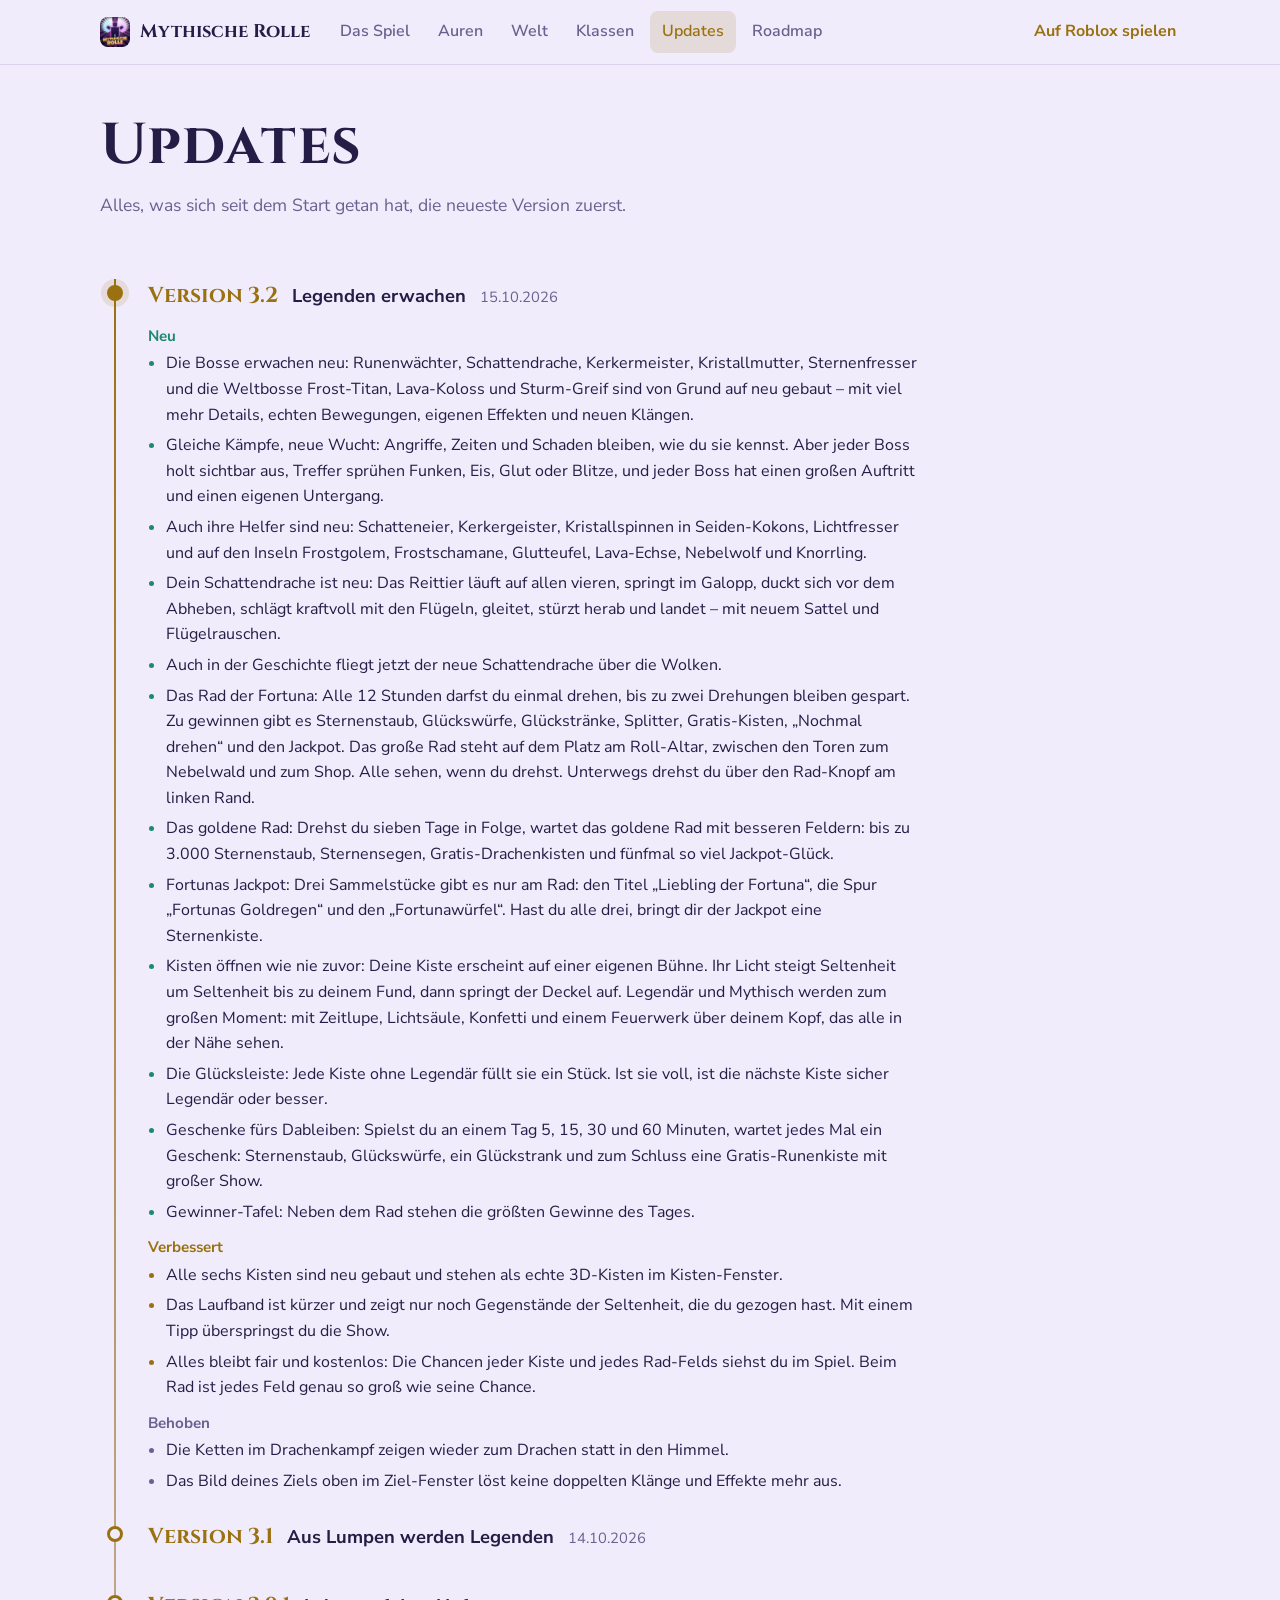
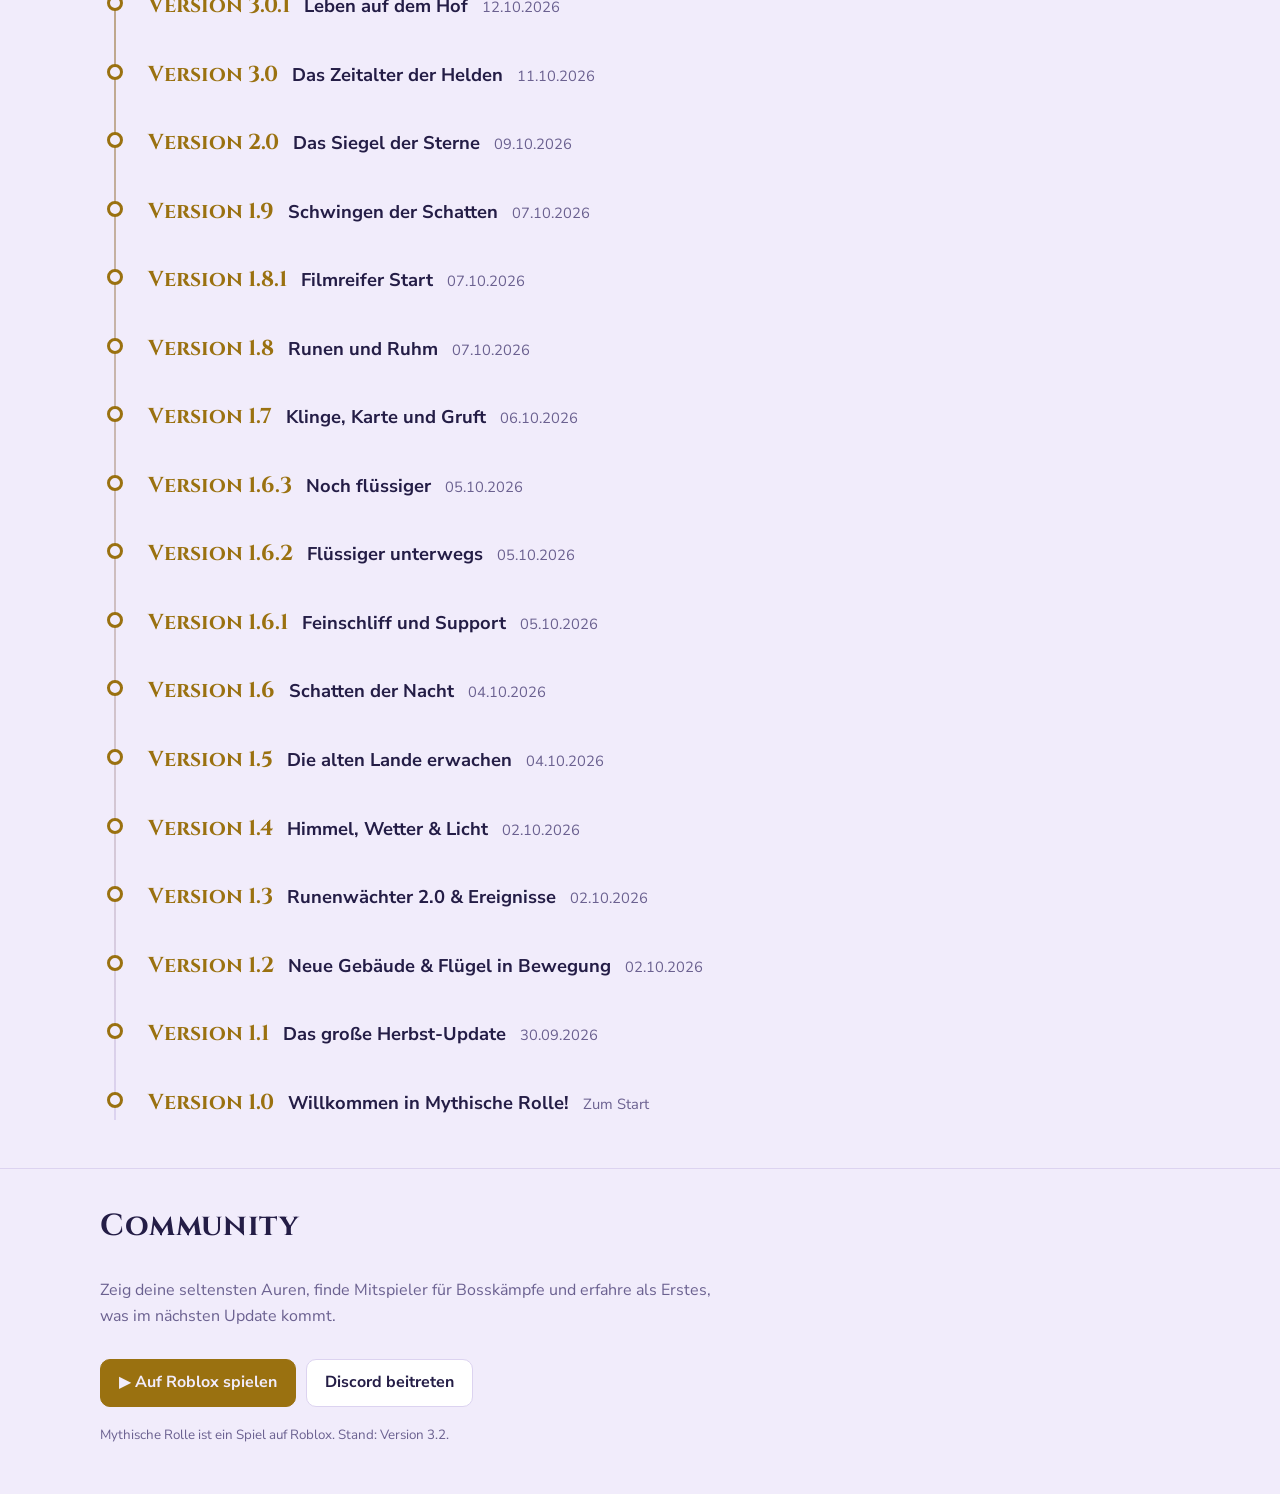
<file: updates.html>
<!doctype html>
<html lang="de">
<head>
<meta charset="utf-8">
<meta name="viewport" content="width=device-width, initial-scale=1, viewport-fit=cover">
<title>Updates – Mythische Rolle</title>
<meta name="description" content="Alle Updates von Mythische Rolle: was neu ist, was besser wurde und was behoben ist.">
<meta property="og:title" content="Updates – Mythische Rolle">
<meta property="og:description" content="Der Changelog aller Versionen von Mythische Rolle.">
<meta name="theme-color" content="#141029">
<link rel="icon" href="data:image/svg+xml,<svg xmlns='http://www.w3.org/2000/svg' viewBox='0 0 100 100'><text y='.9em' font-size='90'>🎲</text></svg>">
<link rel="preconnect" href="https://fonts.googleapis.com">
<link rel="preconnect" href="https://fonts.gstatic.com" crossorigin>
<link href="https://fonts.googleapis.com/css2?family=Cinzel:wght@500;700&family=Nunito+Sans:wght@400;600;700&display=swap" rel="stylesheet">
<link rel="stylesheet" href="style.css">
<style>
.zeitleiste { position: relative; margin: 16px 0 40px; max-width: 820px; }
.zeitleiste::before { content: ""; position: absolute; left: 14px; top: 8px; bottom: 8px; width: 2px; background: linear-gradient(var(--gold), var(--linie)); }
.version { position: relative; padding-left: 48px; margin-bottom: 18px; }
.version::before { content: ""; position: absolute; left: 7px; top: 14px; width: 16px; height: 16px; border-radius: 50%; background: var(--himmel); border: 3px solid var(--gold); }
.version:first-child::before { background: var(--gold); box-shadow: 0 0 0 6px var(--gold-glanz); }
.version summary { list-style: none; cursor: pointer; display: flex; flex-wrap: wrap; align-items: baseline; gap: 4px 14px; padding: 8px 0; }
.version summary::-webkit-details-marker { display: none; }
.version .nr { font-family: "Cinzel", Georgia, serif; font-weight: 700; color: var(--gold); font-size: 1.35rem; }
.version .titel { font-weight: 700; font-size: 1.15rem; }
.version .datum { color: var(--leise); font-size: .92rem; }
.gruppe { margin: 6px 0 14px; }
.gruppe h3 { font-family: "Nunito Sans", system-ui, sans-serif; font-size: .95rem; font-weight: 700; color: var(--farbe); margin-bottom: 6px; letter-spacing: 0; }
.gruppe ul { margin: 0; padding-left: 1.1rem; display: grid; gap: 5px; }
.gruppe li::marker { color: var(--farbe); }
</style>
</head>
<body>
<div id="kopf"></div>
<main class="breite">
  <section class="kopfbereich">
    <h1>Updates</h1>
    <p>Alles, was sich seit dem Start getan hat, die neueste Version zuerst.</p>
  </section>
  <section class="zeitleiste" id="zeitleiste" aria-label="Versionen"></section>
</main>
<div id="fuss"></div>

<script src="daten/spiel.js"></script>
<script src="daten/updates.js"></script>
<script src="seite.js"></script>
<script>
(function () {
  var MR = window.MR;
  var box = document.getElementById("zeitleiste");
  var GRUPPEN = [
    { feld: "neu", name: "Neu", farbe: "var(--nordlicht)" },
    { feld: "verbessert", name: "Verbessert", farbe: "var(--gold)" },
    { feld: "behoben", name: "Behoben", farbe: "var(--leise)" }
  ];
  MR.updates.forEach(function (v, i) {
    var d = MR.el("details", "version");
    if (i === 0) d.open = true;
    var s = MR.el("summary");
    s.appendChild(MR.el("span", "nr", "Version " + v.version));
    s.appendChild(MR.el("span", "titel", v.titel));
    s.appendChild(MR.el("span", "datum", v.datum));
    d.appendChild(s);
    GRUPPEN.forEach(function (g) {
      var punkte = v[g.feld] || [];
      if (!punkte.length) return;
      var gr = MR.el("div", "gruppe");
      gr.style.setProperty("--farbe", g.farbe);
      gr.appendChild(MR.el("h3", null, g.name));
      var ul = MR.el("ul");
      punkte.forEach(function (p) { ul.appendChild(MR.el("li", null, p)); });
      gr.appendChild(ul);
      d.appendChild(gr);
    });
    box.appendChild(d);
  });
})();
</script>
</body>
</html>
</file>
<file: style.css>
/* Mythische Rolle – gemeinsames Design aller Seiten */
:root {
  --himmel: #F1ECFB;
  --tinte: #FFFFFF;
  --tinte-2: #F7F3FF;
  --text: #241D46;
  --leise: #6B6190;
  --gold: #9A7110;
  --gold-glanz: rgba(154, 113, 16, .14);
  --nordlicht: #1C8A6E;
  --linie: #DCD3F0;
  --stern-aus: #B9AED6;
  color-scheme: light;
}
@media (prefers-color-scheme: dark) {
  :root {
    --himmel: #141029;
    --tinte: #1C1638;
    --tinte-2: #221B43;
    --text: #EEE9FF;
    --leise: #9C92C6;
    --gold: #E8C46A;
    --gold-glanz: rgba(232, 196, 106, .16);
    --nordlicht: #7EE0C3;
    --linie: #2D2552;
    --stern-aus: #4A4078;
    color-scheme: dark;
  }
}
*, *::before, *::after { box-sizing: border-box; }
html { scroll-padding-top: 80px; }
body {
  margin: 0;
  background: var(--himmel);
  color: var(--text);
  font-family: "Nunito Sans", system-ui, -apple-system, "Segoe UI", Roboto, sans-serif;
  font-size: 16px;
  line-height: 1.6;
  padding-bottom: env(safe-area-inset-bottom, 0px);
}
a { color: inherit; }
img { max-width: 100%; display: block; }
h1, h2, h3 { font-family: "Cinzel", "Palatino Linotype", "Book Antiqua", Georgia, serif; font-weight: 700; margin: 0; letter-spacing: .02em; line-height: 1.15; }
h1 { font-size: clamp(2.1rem, 5.5vw, 3.6rem); }
h2 { font-size: clamp(1.4rem, 3vw, 1.9rem); margin-bottom: 16px; }
h3 { font-size: 1.15rem; margin-bottom: 6px; }
p { margin: 0 0 12px; }
.breite { max-width: 1120px; margin: 0 auto; padding: 0 20px; }
.leise { color: var(--leise); }
.text { max-width: 64ch; }
.unsichtbar { position: absolute; left: -9999px; }
:focus-visible { outline: 2px solid var(--nordlicht); outline-offset: 2px; border-radius: 4px; }

/* Kopfleiste */
.leiste-oben { position: sticky; top: 0; z-index: 10; background: color-mix(in srgb, var(--himmel) 88%, transparent); backdrop-filter: blur(10px); border-bottom: 1px solid var(--linie); padding-top: env(safe-area-inset-top, 0px); }
.leiste-oben .breite { display: flex; align-items: center; gap: 18px; min-height: 64px; }
.marke { font-family: "Cinzel", Georgia, serif; font-weight: 700; font-size: 1.15rem; text-decoration: none; white-space: nowrap; display: inline-flex; align-items: center; gap: 10px; }
.marke img { width: 30px; height: 30px; border-radius: 8px; }
.navi { display: flex; gap: 4px; overflow-x: auto; scrollbar-width: none; flex: 1; }
.navi::-webkit-scrollbar { display: none; }
.navi a { text-decoration: none; padding: 8px 12px; border-radius: 8px; color: var(--leise); font-weight: 600; white-space: nowrap; }
.navi a:hover { color: var(--text); }
.navi a[aria-current="page"] { color: var(--gold); background: var(--gold-glanz); }
.spiellink { text-decoration: none; font-weight: 700; color: var(--gold); white-space: nowrap; padding: 8px 4px; }
@media (max-width: 760px) {
  .leiste-oben .breite { flex-wrap: wrap; gap: 0 12px; padding-top: 8px; }
  .navi { order: 3; flex-basis: 100%; padding-bottom: 6px; }
  .spiellink { margin-left: auto; }
}

/* Abschnitte */
.abschnitt { padding: 56px 0; }
.abschnitt + .abschnitt { border-top: 1px solid var(--linie); }
.kopfbereich { padding: 48px 0 24px; }
.kopfbereich p { font-size: 1.1rem; color: var(--leise); max-width: 62ch; margin-top: 12px; }

/* Bildplätze: Screenshot, sonst Illustration */
.bildplatz { position: relative; aspect-ratio: 16 / 9; border-radius: 14px; overflow: hidden; background: var(--tinte-2); border: 1px solid var(--linie); }
.bildplatz img { width: 100%; height: 100%; object-fit: cover; }
.bildplatz .illu { position: absolute; inset: 0; display: grid; place-items: center; background:
  radial-gradient(circle at 30% 30%, color-mix(in srgb, var(--akzent, var(--gold)) 38%, transparent), transparent 60%),
  radial-gradient(circle at 75% 70%, color-mix(in srgb, var(--nordlicht) 22%, transparent), transparent 55%),
  var(--tinte-2); }
.bildplatz .illu span { font-size: clamp(2.6rem, 6vw, 3.6rem); filter: drop-shadow(0 6px 18px rgba(0,0,0,.25)); }
.bildplatz .illu svg { position: absolute; inset: 0; width: 100%; height: 100%; opacity: .55; }
.bildplatz.hat-bild .illu { display: none; }

/* Fußbereich mit Community */
.fuss { border-top: 1px solid var(--linie); margin-top: 24px; padding: 40px 0 48px; }
.fuss .breite { display: grid; gap: 18px; }
.community { display: flex; flex-wrap: wrap; gap: 10px; }
.knopf { display: inline-flex; align-items: center; gap: 8px; text-decoration: none; font-weight: 700; padding: 10px 18px; border-radius: 10px; border: 1.5px solid var(--linie); background: var(--tinte); }
.knopf:hover { border-color: var(--gold); }
.knopf.haupt { background: var(--gold); border-color: var(--gold); color: var(--himmel); }
.fuss small { color: var(--leise); }

/* Chips und kleine Elemente */
.chip { display: inline-block; font-size: .82rem; font-weight: 700; padding: 2px 10px; border-radius: 999px; white-space: nowrap; color: var(--farbe, var(--leise)); background: color-mix(in srgb, var(--farbe, var(--leise)) 16%, transparent); }
.raster-2 { display: grid; grid-template-columns: minmax(0, 1fr); gap: 28px; }
.raster-3 { display: grid; grid-template-columns: minmax(0, 1fr); gap: 24px; }
@media (min-width: 720px) { .raster-2 { grid-template-columns: repeat(2, minmax(0, 1fr)); } .raster-3 { grid-template-columns: repeat(2, minmax(0, 1fr)); } }
@media (min-width: 1000px) { .raster-3 { grid-template-columns: repeat(3, minmax(0, 1fr)); } }

@media (prefers-reduced-motion: reduce) {
  *, *::before, *::after { animation-duration: .001ms !important; animation-iteration-count: 1 !important; transition-duration: .001ms !important; }
}

/* Klassen-Fähigkeiten (Version 1.6) */
.faehigkeiten { list-style: none; margin: 14px 0 0; padding: 0; display: grid; gap: 8px; }
.faehigkeiten li { display: grid; grid-template-columns: auto auto 1fr; gap: 10px; align-items: start; padding: 8px 10px;
  border-radius: 10px; background: rgba(255, 255, 255, 0.04); border: 1px solid rgba(255, 255, 255, 0.08); }
.faehigkeiten .taste { min-width: 24px; height: 24px; display: inline-flex; align-items: center; justify-content: center;
  border-radius: 6px; font-weight: 700; font-size: 0.85rem; color: var(--farbe, #e8c46a); border: 1px solid var(--farbe, #e8c46a); }
.faehigkeiten .fsymbol { font-size: 1.15rem; line-height: 24px; }
.faehigkeiten .ftext { font-size: 0.92rem; line-height: 1.45; opacity: 0.92; }
</file>
